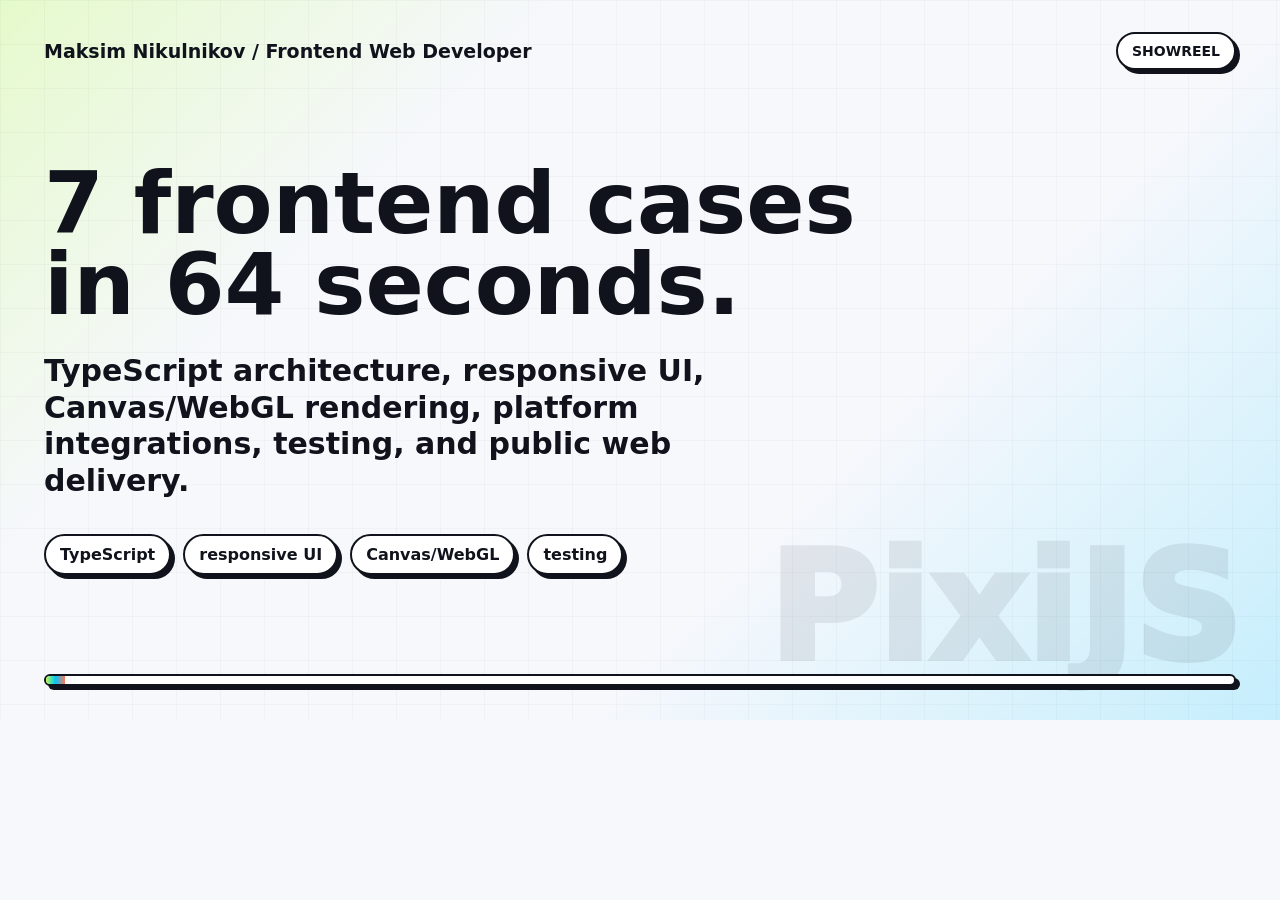
<file: tools/showreel-capture.html>
<!doctype html>
<html lang="en">
  <head>
    <meta charset="UTF-8" />
    <meta name="viewport" content="width=device-width, initial-scale=1.0" />
    <title>Frontend Portfolio Showreel Capture</title>
    <style>
      :root {
        color: #10131b;
        font-family:
          Inter, ui-sans-serif, system-ui, -apple-system, BlinkMacSystemFont, "Segoe UI", sans-serif;
        font-size: 16px;
        letter-spacing: 0;
      }

      * {
        box-sizing: border-box;
      }

      body {
        margin: 0;
        width: 1280px;
        height: 720px;
        overflow: hidden;
        background: #f6f8fc;
      }

      #frame {
        position: relative;
        width: 1280px;
        height: 720px;
        overflow: hidden;
        background:
          linear-gradient(135deg, rgba(185, 255, 76, 0.28), transparent 28%),
          linear-gradient(315deg, rgba(0, 198, 255, 0.2), transparent 35%),
          #f6f8fc;
      }

      #frame::before {
        position: absolute;
        inset: 0;
        content: "";
        opacity: 0.36;
        background-image:
          linear-gradient(rgba(16, 19, 27, 0.07) 1px, transparent 1px),
          linear-gradient(90deg, rgba(16, 19, 27, 0.07) 1px, transparent 1px);
        background-size: 44px 44px;
      }

      .topbar,
      .progress,
      .slide,
      .intro,
      .outro {
        position: absolute;
        z-index: 2;
      }

      .topbar {
        top: 32px;
        left: 44px;
        right: 44px;
        display: flex;
        align-items: center;
        justify-content: space-between;
        color: #10131b;
        font-size: 19px;
        font-weight: 800;
      }

      .topbar span:last-child {
        padding: 9px 14px;
        border: 2px solid #10131b;
        border-radius: 999px;
        background: #ffffff;
        box-shadow: 4px 4px 0 #10131b;
        font-size: 14px;
        text-transform: uppercase;
      }

      .progress {
        left: 44px;
        right: 44px;
        bottom: 34px;
        height: 12px;
        overflow: hidden;
        border: 2px solid #10131b;
        border-radius: 999px;
        background: #ffffff;
        box-shadow: 4px 4px 0 #10131b;
      }

      .progress-fill {
        width: 0%;
        height: 100%;
        background: linear-gradient(90deg, #b7ff4a, #00c6ff, #ff7a59);
      }

      .intro,
      .outro {
        inset: 88px 44px 70px;
        display: grid;
        align-content: center;
        justify-items: start;
      }

      .intro h1,
      .outro h2 {
        max-width: 920px;
        margin: 0 0 28px;
        font-size: 86px;
        line-height: 0.94;
        letter-spacing: 0;
      }

      .intro p,
      .outro p {
        max-width: 780px;
        margin: 0;
        font-size: 30px;
        line-height: 1.22;
        font-weight: 700;
      }

      .intro-tags,
      .outro-tags {
        display: flex;
        flex-wrap: wrap;
        gap: 12px;
        margin-top: 34px;
      }

      .intro-tags span,
      .outro-tags span,
      .tag {
        border: 2px solid #10131b;
        border-radius: 999px;
        background: #ffffff;
        box-shadow: 4px 4px 0 #10131b;
        color: #10131b;
        font-size: 16px;
        font-weight: 850;
        padding: 9px 14px;
      }

      .slide {
        inset: 90px 44px 70px;
        display: grid;
        grid-template-columns: 520px minmax(0, 1fr);
        gap: 70px;
        align-items: center;
        opacity: 0;
      }

      .media-stage {
        position: relative;
        min-height: 456px;
      }

      .screen,
      .phone,
      .mini-screen {
        overflow: hidden;
        border: 3px solid #10131b;
        background: #ffffff;
        box-shadow: 10px 10px 0 #10131b;
      }

      .screen {
        position: absolute;
        left: 0;
        top: 96px;
        width: 500px;
        height: 282px;
        border-radius: 8px;
      }

      .screen img,
      .phone img,
      .mini-screen img {
        width: 100%;
        height: 100%;
        object-fit: cover;
        display: block;
      }

      .screen-secondary {
        display: none;
      }

      .phone {
        position: absolute;
        right: 24px;
        bottom: 58px;
        width: 112px;
        height: 210px;
        border-radius: 22px;
        box-shadow: 8px 8px 0 #10131b;
      }

      .mini-screen {
        display: none;
      }

      .landscape-note {
        position: absolute;
        right: 24px;
        bottom: 76px;
        width: 190px;
        border: 3px solid #10131b;
        border-radius: 8px;
        background: #b7ff4a;
        box-shadow: 8px 8px 0 #10131b;
        padding: 18px;
        color: #10131b;
        font-size: 25px;
        font-weight: 900;
        line-height: 1.02;
      }

      .copy {
        display: flex;
        min-height: 456px;
        flex-direction: column;
        justify-content: center;
        align-items: flex-start;
        max-width: 560px;
      }

      .engine {
        display: inline-flex;
        align-items: center;
        min-height: 44px;
        margin-bottom: 22px;
        border: 2px solid #10131b;
        border-radius: 999px;
        background: var(--accent, #b7ff4a);
        box-shadow: 5px 5px 0 #10131b;
        padding: 8px 15px;
        color: #10131b;
        font-size: 17px;
        font-weight: 900;
      }

      h2 {
        margin: 0;
        color: #10131b;
        font-size: 52px;
        line-height: 0.98;
        letter-spacing: 0;
      }

      .type {
        margin: 16px 0 0;
        color: #323746;
        font-size: 22px;
        font-weight: 850;
      }

      .note {
        margin: 22px 0 0;
        max-width: 520px;
        color: #10131b;
        font-size: 25px;
        font-weight: 780;
        line-height: 1.16;
      }

      .tags {
        display: flex;
        flex-wrap: wrap;
        gap: 10px;
        margin-top: 26px;
      }

      .watermark {
        position: absolute;
        right: 40px;
        bottom: 55px;
        z-index: 1;
        color: rgba(16, 19, 27, 0.08);
        font-size: 150px;
        font-weight: 950;
        line-height: 0.75;
      }

      .is-hidden {
        opacity: 0;
        pointer-events: none;
      }
    </style>
  </head>
  <body>
    <main id="frame">
      <div class="topbar">
        <span>Maksim Nikulnikov / Frontend Web Developer</span>
        <span id="counter">Showreel</span>
      </div>

      <section class="intro" id="intro">
        <h1>7 frontend cases in 64 seconds.</h1>
        <p>TypeScript architecture, responsive UI, Canvas/WebGL rendering, platform integrations, testing, and public web delivery.</p>
        <div class="intro-tags">
          <span>TypeScript</span>
          <span>responsive UI</span>
          <span>Canvas/WebGL</span>
          <span>testing</span>
        </div>
      </section>

      <section class="slide" id="slide" aria-label="Current case">
        <div class="media-stage">
          <div class="screen screen-primary">
            <img id="primary" alt="" />
          </div>
          <div class="screen screen-secondary">
            <img id="secondary" alt="" />
          </div>
          <div class="mini-screen" id="mini-screen">
            <img id="mini" alt="" />
          </div>
          <div class="phone" id="phone">
            <img id="phone-image" alt="" />
          </div>
          <div class="landscape-note" id="landscape-note">Landscape focused build</div>
        </div>
        <div class="copy">
          <div class="engine" id="engine">PixiJS</div>
          <h2 id="title">Case title</h2>
          <p class="type" id="type">Project type</p>
          <p class="note" id="note">Technical highlight.</p>
          <div class="tags" id="tags"></div>
        </div>
      </section>

      <section class="outro is-hidden" id="outro">
        <h2>Frontend engineering with interactive range.</h2>
        <p>Web interfaces, Canvas/WebGL presentation, reusable domain logic, and release-minded tooling.</p>
        <div class="outro-tags">
          <span>GitHub Pages demos</span>
          <span>TypeScript</span>
          <span>Playwright</span>
          <span>Canvas/WebGL</span>
        </div>
      </section>

      <div class="watermark" id="watermark">PixiJS</div>
      <div class="progress"><div class="progress-fill" id="progress"></div></div>
    </main>

    <script>
      const cases = [
        {
          title: "Idle Breaker Playable",
          engine: "Cocos",
          accent: "#b7ff4a",
          type: "Cocos interactive web build",
          note: "Resource collection, weapon upgrades, destructible gates, and final store flow.",
          tags: ["Cocos Creator", "TypeScript", "responsive portrait/landscape"],
          media: ["../media/idle-breaker-desktop-01.png", "../media/idle-breaker-desktop-02.png"],
          mobile: "../media/idle-breaker-mobile-01.png",
        },
        {
          title: "Tower Balance",
          engine: "PixiJS",
          accent: "#00c6ff",
          type: "Physics-based web app",
          note: "Matter.js tower physics, ads, leaderboard adapter, localization, and Yandex Games build flow.",
          tags: ["PixiJS", "Matter.js", "Yandex Games"],
          media: ["../media/tower-balance-desktop-01.png", "../media/tower-balance-desktop-02.png"],
          mobile: "../media/tower-balance-mobile-01.png",
        },
        {
          title: "Blast Puzzle Prototype",
          engine: "PixiJS",
          accent: "#ff7a59",
          type: "Puzzle prototype",
          note: "Renderer-agnostic rules, boosters, super-tiles, animation plans, and smoke coverage.",
          tags: ["PixiJS", "Vitest", "Playwright"],
          media: ["../media/blast-desktop-01.png", "../media/blast-desktop-02.png"],
          mobile: "../media/blast-mobile-01.png",
        },
        {
          title: "Slot Game",
          engine: "PixiJS",
          accent: "#b8a7ff",
          type: "Slot interface prototype",
          note: "Presentation layers stay separate from the business model, spin state, audio, and session flow.",
          tags: ["PixiJS", "GSAP", "architecture/testing"],
          media: ["../media/slot-game-desktop-01.png", "../media/slot-game-desktop-02.png"],
          mobile: "../media/slot-game-mobile-01.png",
        },
        {
          title: "Fortress Demo",
          engine: "Cocos",
          accent: "#ffd84a",
          type: "Landscape Cocos web build",
          note: "Short-session interaction loop, HUD adaptation, and compact published web build.",
          tags: ["Cocos Creator", "landscape", "payload budget"],
          media: ["../media/playable3_01.png", "../media/playable3_02.png"],
        },
        {
          title: "Garden Designer",
          engine: "Three.js",
          accent: "#62e6a7",
          type: "3D interactive web prototype",
          note: "Asset integration, onboarding, responsive controls, and debug mode for browser review.",
          tags: ["Three.js", "GSAP", "responsive portrait/landscape"],
          media: ["../media/playable1-01.png", "../media/playable1-03.png"],
          mobile: "../media/playable1-02.png",
        },
        {
          title: "Playable Dice",
          engine: "Three.js",
          accent: "#ff9bd2",
          type: "Procedural 3D web prototype",
          note: "Generated models, lightweight physics approximation, responsive controls, and reward loop.",
          tags: ["Three.js", "procedural", "debug mode"],
          media: ["../media/playable2-01.png", "../media/playable2-03.png"],
          mobile: "../media/playable2-02.png",
        },
      ];

      const introMs = 3200;
      const slideMs = 8000;
      const outroMs = 3600;
      const totalMs = introMs + cases.length * slideMs + outroMs;
      const intro = document.getElementById("intro");
      const outro = document.getElementById("outro");
      const slide = document.getElementById("slide");
      const counter = document.getElementById("counter");
      const progress = document.getElementById("progress");
      const primary = document.getElementById("primary");
      const secondary = document.getElementById("secondary");
      const mini = document.getElementById("mini");
      const phoneImage = document.getElementById("phone-image");
      const phone = document.getElementById("phone");
      const miniScreen = document.getElementById("mini-screen");
      const landscapeNote = document.getElementById("landscape-note");
      const engine = document.getElementById("engine");
      const title = document.getElementById("title");
      const type = document.getElementById("type");
      const note = document.getElementById("note");
      const tags = document.getElementById("tags");
      const watermark = document.getElementById("watermark");
      let activeIndex = -1;
      let startTime = 0;

      const allImages = cases.flatMap((item) => [...item.media, item.mobile].filter(Boolean));

      const preload = (src) =>
        new Promise((resolve, reject) => {
          const image = new Image();
          image.onload = resolve;
          image.onerror = reject;
          image.src = src;
        });

      const setHidden = (node, hidden) => {
        node.classList.toggle("is-hidden", hidden);
      };

      const setCase = (index) => {
        if (index === activeIndex) {
          return;
        }

        const item = cases[index];
        activeIndex = index;

        primary.src = item.media[0];
        secondary.src = item.media[1] || item.media[0];
        mini.src = item.media[1] || item.media[0];
        engine.textContent = item.engine;
        engine.style.setProperty("--accent", item.accent);
        title.textContent = item.title;
        type.textContent = item.type;
        note.textContent = item.note;
        watermark.textContent = item.engine;
        tags.replaceChildren(
          ...item.tags.map((tag) => {
            const node = document.createElement("span");
            node.className = "tag";
            node.textContent = tag;
            return node;
          }),
        );

        if (item.mobile) {
          phoneImage.src = item.mobile;
          phone.style.display = "block";
          landscapeNote.style.display = "none";
        } else {
          phone.style.display = "none";
          landscapeNote.style.display = "block";
        }
      };

      const renderCase = (elapsed) => {
        const caseTime = elapsed - introMs;
        const index = Math.min(cases.length - 1, Math.floor(caseTime / slideMs));
        const local = caseTime - index * slideMs;
        const phase = Math.max(0, Math.min(1, local / slideMs));

        setCase(index);
        setHidden(intro, true);
        setHidden(outro, true);
        slide.style.opacity = 1;
        counter.textContent = `${index + 1}/${cases.length} ${cases[index].engine}`;

        const inEase = Math.min(1, phase / 0.18);
        const outEase = phase > 0.86 ? Math.max(0, (1 - phase) / 0.14) : 1;
        const alpha = Math.min(inEase, outEase);
        slide.style.opacity = alpha.toFixed(3);

        const move = (phase - 0.5) * 20;
        document.querySelector(".screen-primary").style.transform = `translate(${move}px, 0) scale(${1.015 + phase * 0.035})`;
        document.querySelector(".screen-secondary").style.transform = `translate(${-move * 0.7}px, 0) scale(${1.02 + phase * 0.025})`;
        document.querySelector(".screen-secondary").style.opacity = phase > 0.43 ? Math.min(1, (phase - 0.43) / 0.12) : 0;
        phone.style.transform = `translateY(${Math.sin(phase * Math.PI) * -16}px)`;
        miniScreen.style.transform = `translateY(${Math.sin(phase * Math.PI) * 12}px)`;
      };

      const tick = (now) => {
        const elapsed = now - startTime;
        progress.style.width = `${Math.min(100, (elapsed / totalMs) * 100)}%`;

        if (elapsed < introMs) {
          setHidden(intro, false);
          setHidden(outro, true);
          slide.style.opacity = 0;
          counter.textContent = "Showreel";
        } else if (elapsed < introMs + cases.length * slideMs) {
          renderCase(elapsed);
        } else if (elapsed < totalMs) {
          setHidden(intro, true);
          setHidden(outro, false);
          slide.style.opacity = 0;
          counter.textContent = "Portfolio";
        } else {
          window.showreelDone = true;
          return;
        }

        requestAnimationFrame(tick);
      };

      Promise.all(allImages.map(preload)).then(() => {
        window.showreelReady = true;
        startTime = performance.now();
        requestAnimationFrame(tick);
      });
    </script>
  </body>
</html>
</file>
